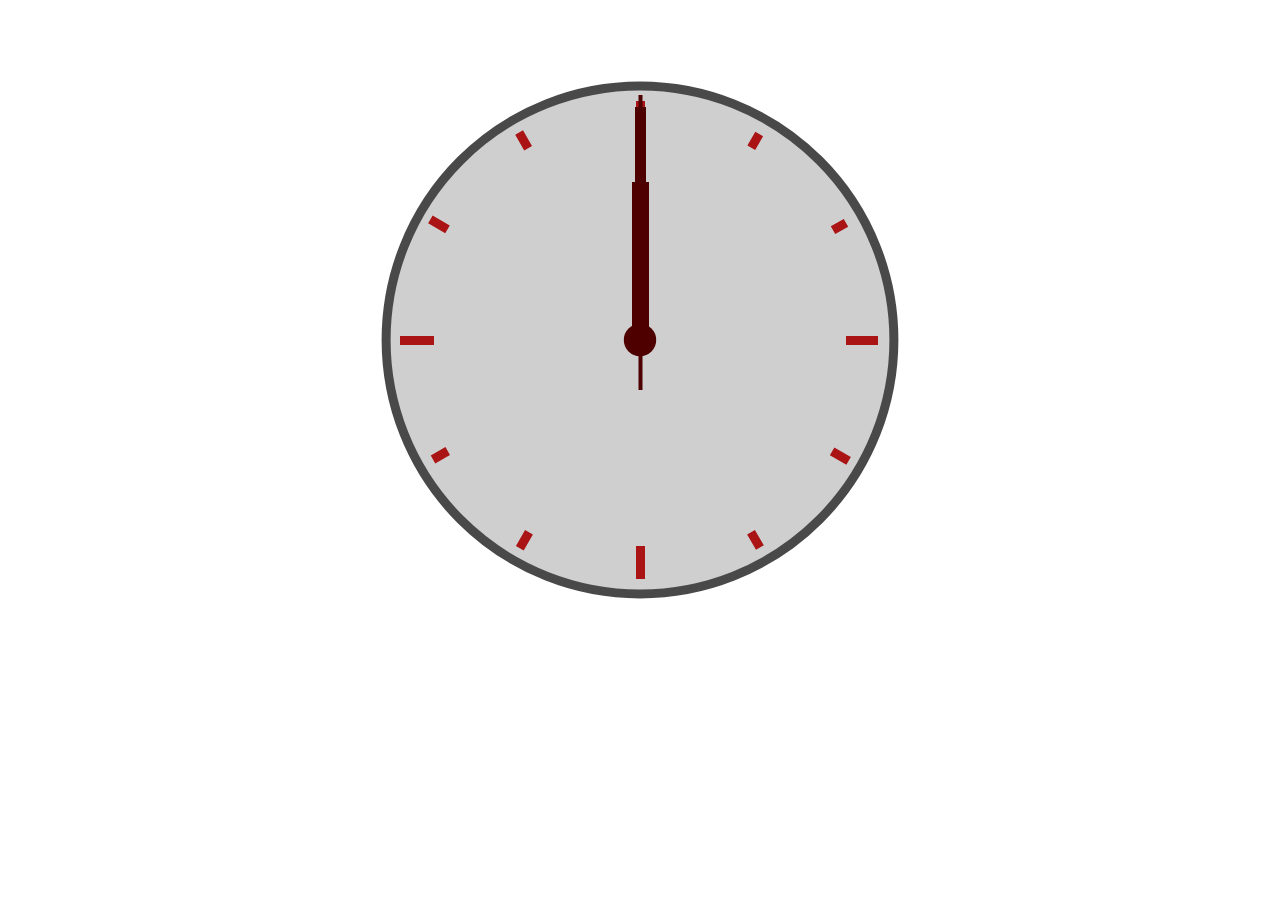
<file: clock/index.html>
<!DOCTYPE html>
<html lang="en-US">

<head>
    <meta charset="UTF-8">
    <meta name="viewport" content="width=device-width, initial-scale=1">
    <title>A Digital Analog Clock</title>
    <link rel="stylesheet" href="style.css" type="text/css" media="all">
    <script src="script.js" defer></script>
</head>

<body>
<main class="main">
    <div class="clockbox">
        <svg id="clock" xmlns="http://www.w3.org/2000/svg" width="600" height="600" viewBox="0 0 600 600">
            <g id="face">
                <circle class="circle" cx="300" cy="300" r="253.9"/>
                <path class="hour-marks" d="M300.5 94V61M506 300.5h32M300.5 506v33M94 300.5H60M411.3 107.8l7.9-13.8M493 190.2l13-7.4M492.1 411.4l16.5 9.5M411 492.3l8.9 15.3M189 492.3l-9.2 15.9M107.7 411L93 419.5M107.5 189.3l-17.1-9.9M188.1 108.2l-9-15.6"/>
                <circle class="mid-circle" cx="300" cy="300" r="16.2"/>
            </g>
            <g id="hour">
                <path class="hour-arm" d="M300.5 298V142"/>
                <circle class="sizing-box" cx="300" cy="300" r="253.9"/>
            </g>
            <g id="minute">
                <path class="minute-arm" d="M300.5 298V67"/>
                <circle class="sizing-box" cx="300" cy="300" r="253.9"/>
            </g>
            <g id="second">
                <path class="second-arm" d="M300.5 350V55"/>
                <circle class="sizing-box" cx="300" cy="300" r="253.9"/>
            </g>
        </svg>
    </div><!-- .clockbox -->
</main>

</body>

</html>
</file>
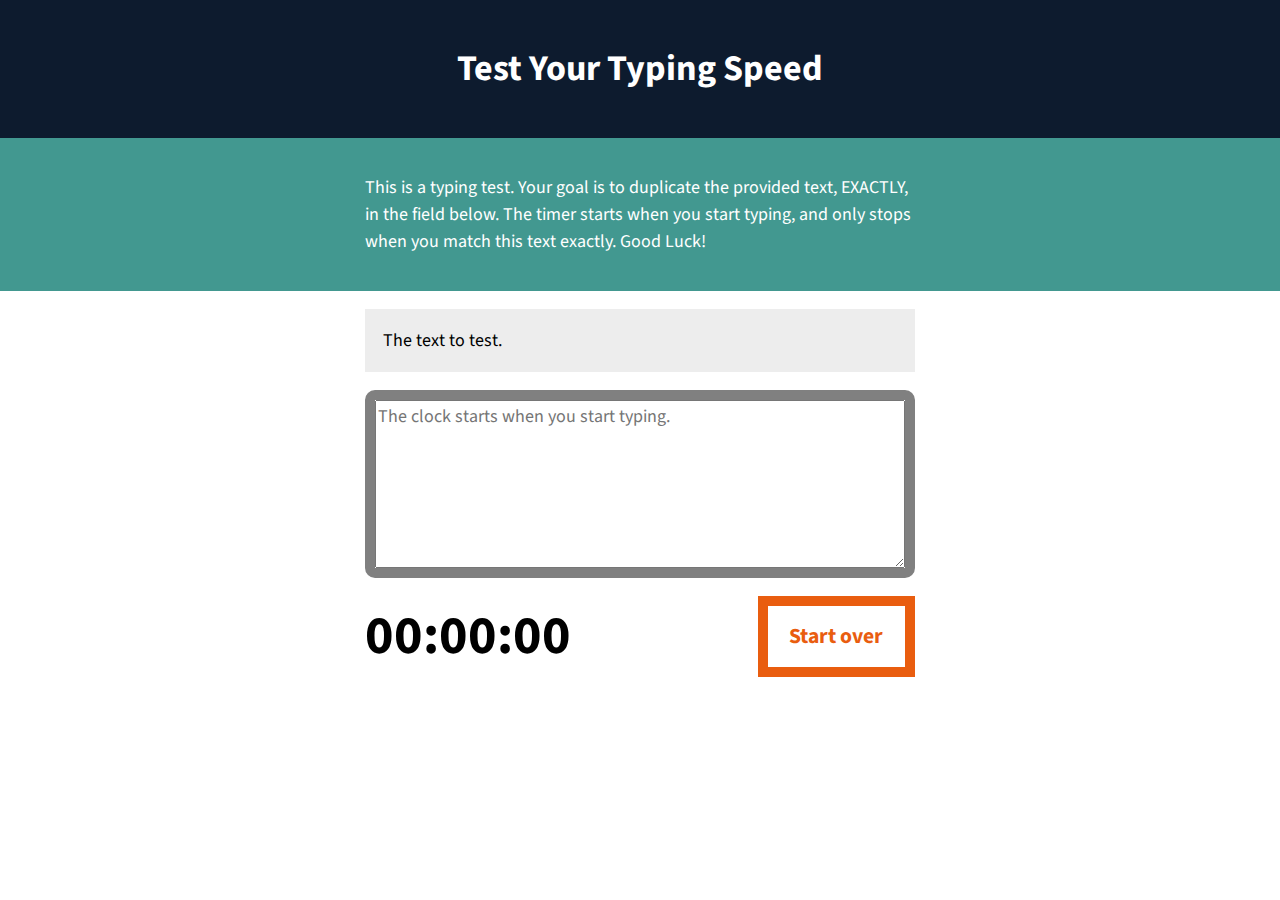
<file: Typing Speed Tester/index.html>
<!DOCTYPE html>
<html lang="en-US">

<head>
    <meta charset="UTF-8">
    <meta name="viewport" content="width=device-width, initial-scale=1">
    <title>JS Typing Speed Test</title>
    <script src="script.js" async></script>
    <link rel="stylesheet" href="//fonts.googleapis.com/css?family=Source+Sans+Pro:400,400i,700,700i,900,900i" type="text/css" media="all">
    <link rel="stylesheet" href="style.css">
</head>

<body>
    <header class="masthead">
        <h1>Test Your Typing Speed</h1>
    </header>
    <main class="main">
        <article class="intro">
            <p>This is a typing test. Your goal is to duplicate the provided text, EXACTLY, in the field below. The timer starts when you start typing, and only stops when you match this text exactly. Good Luck!</p>
        </article><!-- .intro -->
        <section class="test-area">
            <div id="origin-text">
                <p>The text to test.</p>
            </div><!-- #origin-text -->

            <div class="test-wrapper">
                <textarea id="test-area" name="textarea" rows="6" placeholder="The clock starts when you start typing."></textarea>
            </div><!-- .test-wrapper -->

            <div class="meta">
                <section id="clock">
                    <div class="timer">00:00:00</div>
                </section>

                <button id="reset">Start over</button>
            </div><!-- .meta -->
        </section><!-- .test-area -->
    </main>

</body>

</html>
</file>
<file: clock/style.css>
/* Layout */
.main {
    display: flex;
    padding: 2em;
    height: 90vh;
    justify-content: center;
    align-items: middle;
}

.clockbox,
#clock {
    width: 100%;
}

/* Clock styles */
.circle {
    fill: rgb(207, 207, 207);
    stroke: rgb(73, 73, 73);
    stroke-width: 9;
    stroke-miterlimit: 10;
}

.mid-circle {
    fill: rgb(78, 0, 0);
}
.hour-marks {
    fill: none;
    stroke: rgb(170, 20, 20);
    stroke-width: 9;
    stroke-miterlimit: 10;
}

.hour-arm {
    fill: none;
    stroke: rgb(78, 0, 0);
    stroke-width: 17;
    stroke-miterlimit: 10;
}

.minute-arm {
    fill: none;
    stroke: rgb(78, 0, 0);
    stroke-width: 11;
    stroke-miterlimit: 10;
}

.second-arm {
    fill: none;
    stroke: rgb(78, 0, 0);
    stroke-width: 4;
    stroke-miterlimit: 10;
}

/* Transparent box ensuring arms center properly. */
.sizing-box {
    fill: none;
}

/* Make all arms rotate around the same center point. */
/* Optional: Use transition for animation. */
#hour,
#minute,
#second {
    transform-origin: 300px 300px;
    transition: transform 0.3s ease-in-out;
}
</file>
<file: Typing Speed Tester/style.css>
/*--------------------------------------------------------------
Typography
--------------------------------------------------------------*/

body,
button,
input,
select,
textarea {
	font-family: 'Source Sans Pro', 'Helvetica', Arial, sans-serif;
	font-size: 18px;
	line-height: 1.5;
}

h1,
h2,
h3,
h4,
h5,
h6 {
	clear: both;
}

p {
	margin-bottom: 1.5em;
}

b,
strong {
	font-weight: bold;
}

dfn,
cite,
em,
i {
	font-style: italic;
}

blockquote {
	margin: 0 1.5em;
}

address {
	margin: 0 0 1.5em;
}

pre {
	background: #eee;
	font-family: "Courier 10 Pitch", Courier, monospace;
	font-size: 15px;
	font-size: 1.5rem;
	line-height: 1.6;
	margin-bottom: 1.6em;
	max-width: 100%;
	overflow: auto;
	padding: 1.6em;
}

code,
kbd,
tt,
var {
	font: 15px Monaco, Consolas, "Andale Mono", "DejaVu Sans Mono", monospace;
}

abbr,
acronym {
	border-bottom: 1px dotted #666;
	cursor: help;
}

mark,
ins {
	background: #fff9c0;
	text-decoration: none;
}

sup,
sub {
	font-size: 75%;
	height: 0;
	line-height: 0;
	position: relative;
	vertical-align: baseline;
}

sup {
	bottom: 1ex;
}

sub {
	top: .5ex;
}

small {
	font-size: 75%;
}

big {
	font-size: 125%;
}

/*--------------------------------------------------------------
Layout
--------------------------------------------------------------*/
body {
    margin: 0;
    padding: 0;
}

.masthead {
    padding: 1em 2em;
    background-color: #0D1B2E;
    color: white;
}

.masthead h1 {
    text-align: center;
}

.intro {
    padding: 2em 2em;
    color: #ffffff;
    background: #429890;
}


.intro p,
.test-area {
    margin: 0 auto;
    max-width: 550px;
}

.test-area {
    margin-bottom: 4em;
    padding: 0 2em;
}

.test-wrapper {
    border: 10px solid grey;
    border-radius: 10px;
}

#origin-text {
    margin: 1em 0;
    padding: 1em 1em 0;
    background-color: #ededed;
}

#origin-text p {
    margin: 0;
    padding-bottom: 1em;
}

.test-wrapper {
    display: flex;
}

.test-wrapper textarea {
    flex: 1;
}

.meta {
    margin-top: 1em;
    display: flex;
    justify-content: space-between;
    flex-wrap: wrap;
}

.timer {
    font-size: 3em;
    font-weight: bold;
}

#reset {
    padding: .5em 1em;
    font-size: 1.2em;
    font-weight: bold;
    color: #E95D0F;
    background: white ;
    border: 10px solid #E95D0F;
}

#reset:hover {
    color: white;
    background-color: #E95D0F;
}
</file>
